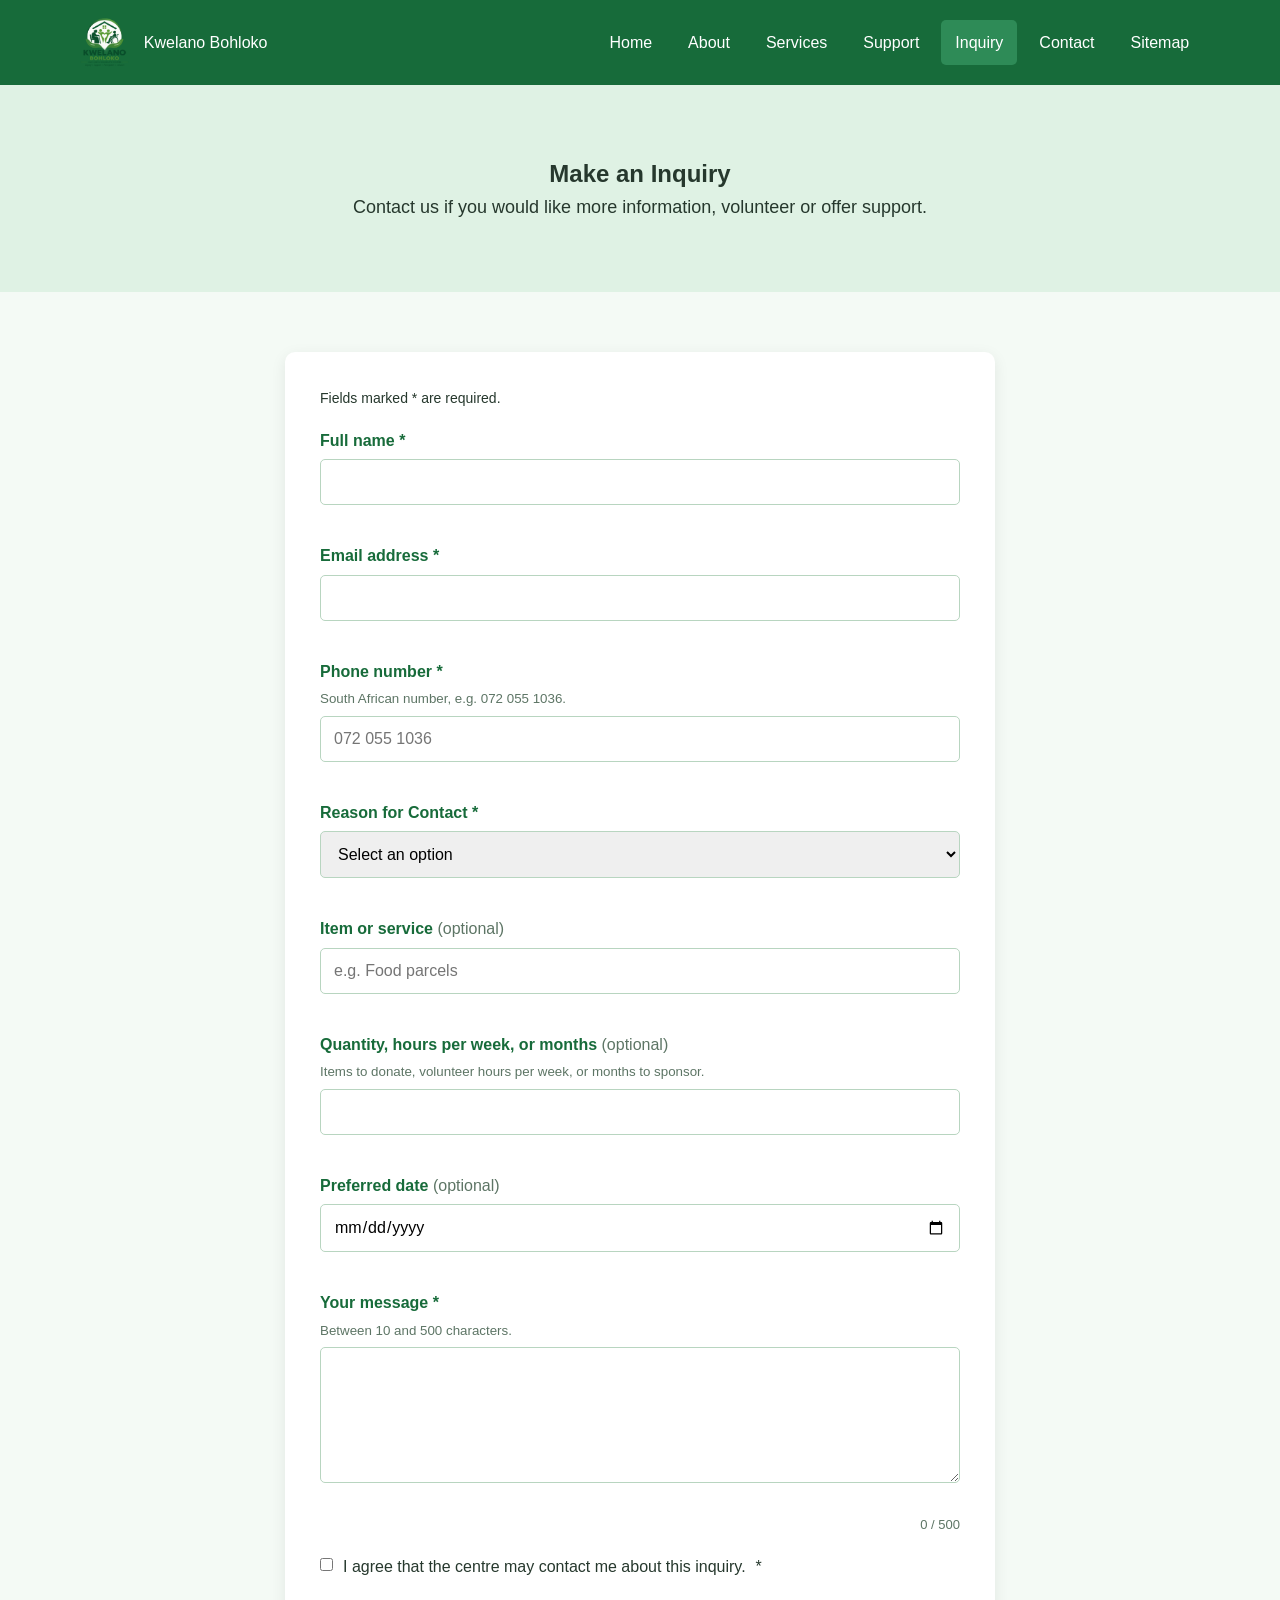
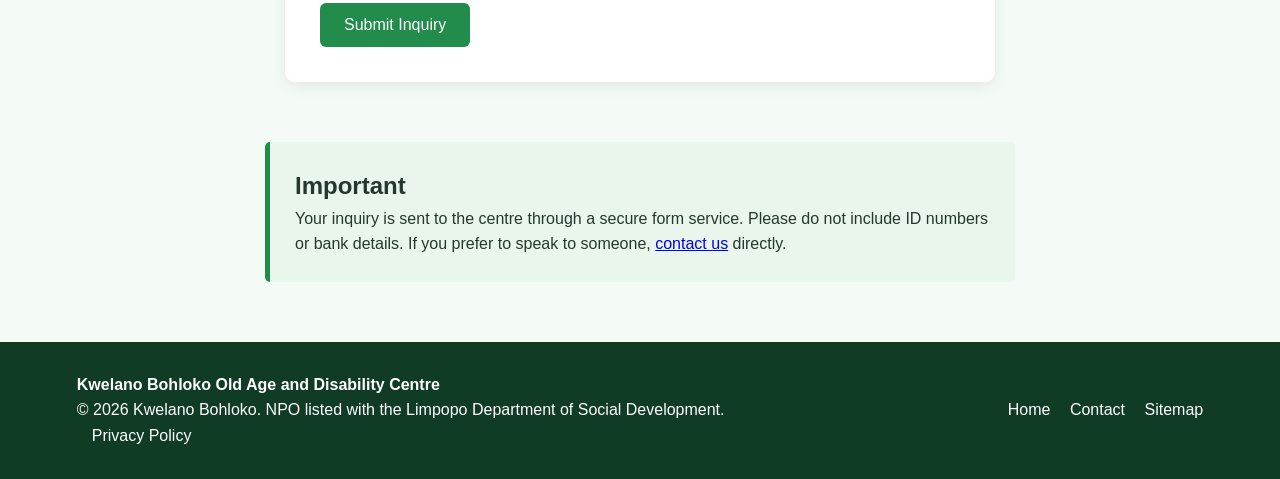
<file: Kwelano Bohloko web/inquiry.html>
<!DOCTYPE html>
<html lang="en-ZA">
<head>
  <meta charset="UTF-8">
  <meta name="viewport" content="width=device-width, initial-scale=1.0">
  <title>Make an Inquiry | Donate, Volunteer or Partner | Kwelano Bohloko</title>
  <meta name="description" content="Make an enquiry about donating, volunteering, sponsoring or partnering with Kwelano Bohloko in Mankweng, Polokwane. Get an instant reply on cost and availability.">
  <meta name="robots" content="index, follow">
  <link rel="canonical" href="https://kwelano-bohloko.netlify.app/inquiry.html">
  <meta property="og:type" content="website">
  <meta property="og:title" content="Make an Inquiry | Donate, Volunteer or Partner | Kwelano Bohloko">
  <meta property="og:description" content="Make an enquiry about donating, volunteering, sponsoring or partnering with Kwelano Bohloko in Mankweng, Polokwane. Get an instant reply on cost and availability.">
  <meta property="og:url" content="https://kwelano-bohloko.netlify.app/inquiry.html">
  <meta property="og:image" content="https://kwelano-bohloko.netlify.app/images/home.jpeg">
  <meta name="theme-color" content="#176b3a">
  <link rel="stylesheet" href="css/style.css">
</head>
<body>
<a class="skip-link" href="#main">Skip to main content</a>
<header>
  <div class="logo-area">
    <img src="images/logo.png" alt="Kwelano Bohloko logo" width="55" height="55">
    <span class="site-name">Kwelano Bohloko</span>
  </div>
  <nav aria-label="Main navigation">
    <a href="index.html">Home</a>
    <a href="about.html">About</a>
    <a href="services.html">Services</a>
    <a href="support.html">Support</a>
    <a href="inquiry.html" class="active" aria-current="page">Inquiry</a>
    <a href="contact.html">Contact</a>
    <a href="sitemap.html">Sitemap</a>
  </nav>
</header>

<main id="main">
  <section class="page-header">
    <h1>Make an Inquiry</h1>
    <p>Contact us if you would like more information, volunteer or offer support.</p>
  </section>

  <section class="form-section">
    <form id="enquiry-form" action="https://formspree.io/f/YOUR_FORM_ID" method="post" novalidate>
      <p class="form-note">Fields marked <span aria-hidden="true">*</span> are required.</p>

      <label for="name">Full name <span aria-hidden="true">*</span></label>
      <input type="text" id="name" name="name" data-rule="name" required aria-describedby="err-name" autocomplete="name">
      <span class="error" id="err-name" aria-live="polite"></span>

      <label for="email">Email address <span aria-hidden="true">*</span></label>
      <input type="email" id="email" name="email" data-rule="email" required aria-describedby="err-email" autocomplete="email" inputmode="email">
      <span class="error" id="err-email" aria-live="polite"></span>

      <label for="phone">Phone number <span aria-hidden="true">*</span></label>
      <small id="hint-phone">South African number, e.g. 072 055 1036.</small>
      <input type="tel" id="phone" name="phone" data-rule="phone" required aria-describedby="err-phone hint-phone" autocomplete="tel" inputmode="tel" placeholder="072 055 1036">
      <span class="error" id="err-phone" aria-live="polite"></span>

      <label for="type">Reason for Contact <span aria-hidden="true">*</span></label>
      <select id="type" name="type" data-rule="select" required aria-describedby="err-type">
        <option value="">Select an option</option>
        <option value="donation">Donation</option>
        <option value="volunteer">Volunteer</option>
        <option value="sponsor">Sponsorship or Partnership</option>
        <option value="services">Service Information</option>
        <option value="other">Other</option>
      </select>
      <span class="error" id="err-type" aria-live="polite"></span>

      <label for="item">Item or service <span class="optional">(optional)</span></label>
      <input type="text" id="item" name="item" aria-describedby="err-item" maxlength="60" placeholder="e.g. Food parcels">
      <span class="error" id="err-item" aria-live="polite"></span>

      <label for="quantity">Quantity, hours per week, or months <span class="optional">(optional)</span></label>
      <small id="hint-quantity">Items to donate, volunteer hours per week, or months to sponsor.</small>
      <input type="number" id="quantity" name="quantity" data-rule="optionalNumber" aria-describedby="err-quantity hint-quantity" min="1" max="1000" inputmode="numeric">
      <span class="error" id="err-quantity" aria-live="polite"></span>

      <label for="date">Preferred date <span class="optional">(optional)</span></label>
      <input type="date" id="date" name="date" data-rule="futureDate" aria-describedby="err-date">
      <span class="error" id="err-date" aria-live="polite"></span>

      <label for="message">Your message <span aria-hidden="true">*</span></label>
      <small id="hint-message">Between 10 and 500 characters.</small>
      <textarea rows="6" maxlength="500" id="message" name="message" data-rule="message" required aria-describedby="err-message hint-message"></textarea>
      <span class="error" id="err-message" aria-live="polite"></span>
      <p class="char-count" id="msg-count">0 / 500</p>

      <div class="hp" aria-hidden="true"><label for="website">Leave this empty</label><input type="text" id="website" name="website" tabindex="-1" autocomplete="off"></div>

      <label class="check"><input type="checkbox" id="consent" name="consent" data-rule="consent" required aria-describedby="err-consent"> I agree that the centre may contact me about this inquiry. <span aria-hidden="true">*</span></label>
      <span class="error" id="err-consent" aria-live="polite"></span>

      <p class="form-error" id="form-fail" role="alert" tabindex="-1" hidden>Sorry, we could not send your inquiry. Please try again or call 072 055 1036.</p>

      <button class="btn" type="submit">Submit Inquiry</button>
    </form>
    <div class="form-result" id="form-result" aria-live="polite" hidden></div>
  </section>

  <section class="notice">
    <h2>Important</h2>
    <p>
      Your inquiry is sent to the centre through a secure form service.
      Please do not include ID numbers or bank details. If you prefer to
      speak to someone, <a href="contact.html">contact us</a> directly.
    
    </p>
  </section>
</main>

<footer>

    <div>
        <strong>Kwelano Bohloko Old Age and Disability Centre</strong>
        <p>&copy; 2026 Kwelano Bohloko. NPO listed with the Limpopo Department of Social Development.</p>
        <p><a href="privacy.html">Privacy Policy</a></p>
    </div>

    <div>
        <a href="index.html">Home</a>
        <a href="contact.html">Contact</a>
        <a href="sitemap.html">Sitemap</a>
    </div>

</footer>
<script src="js/forms.js" defer></script>
<script src="js/script.js" defer></script>
</body>
</html>
</file>
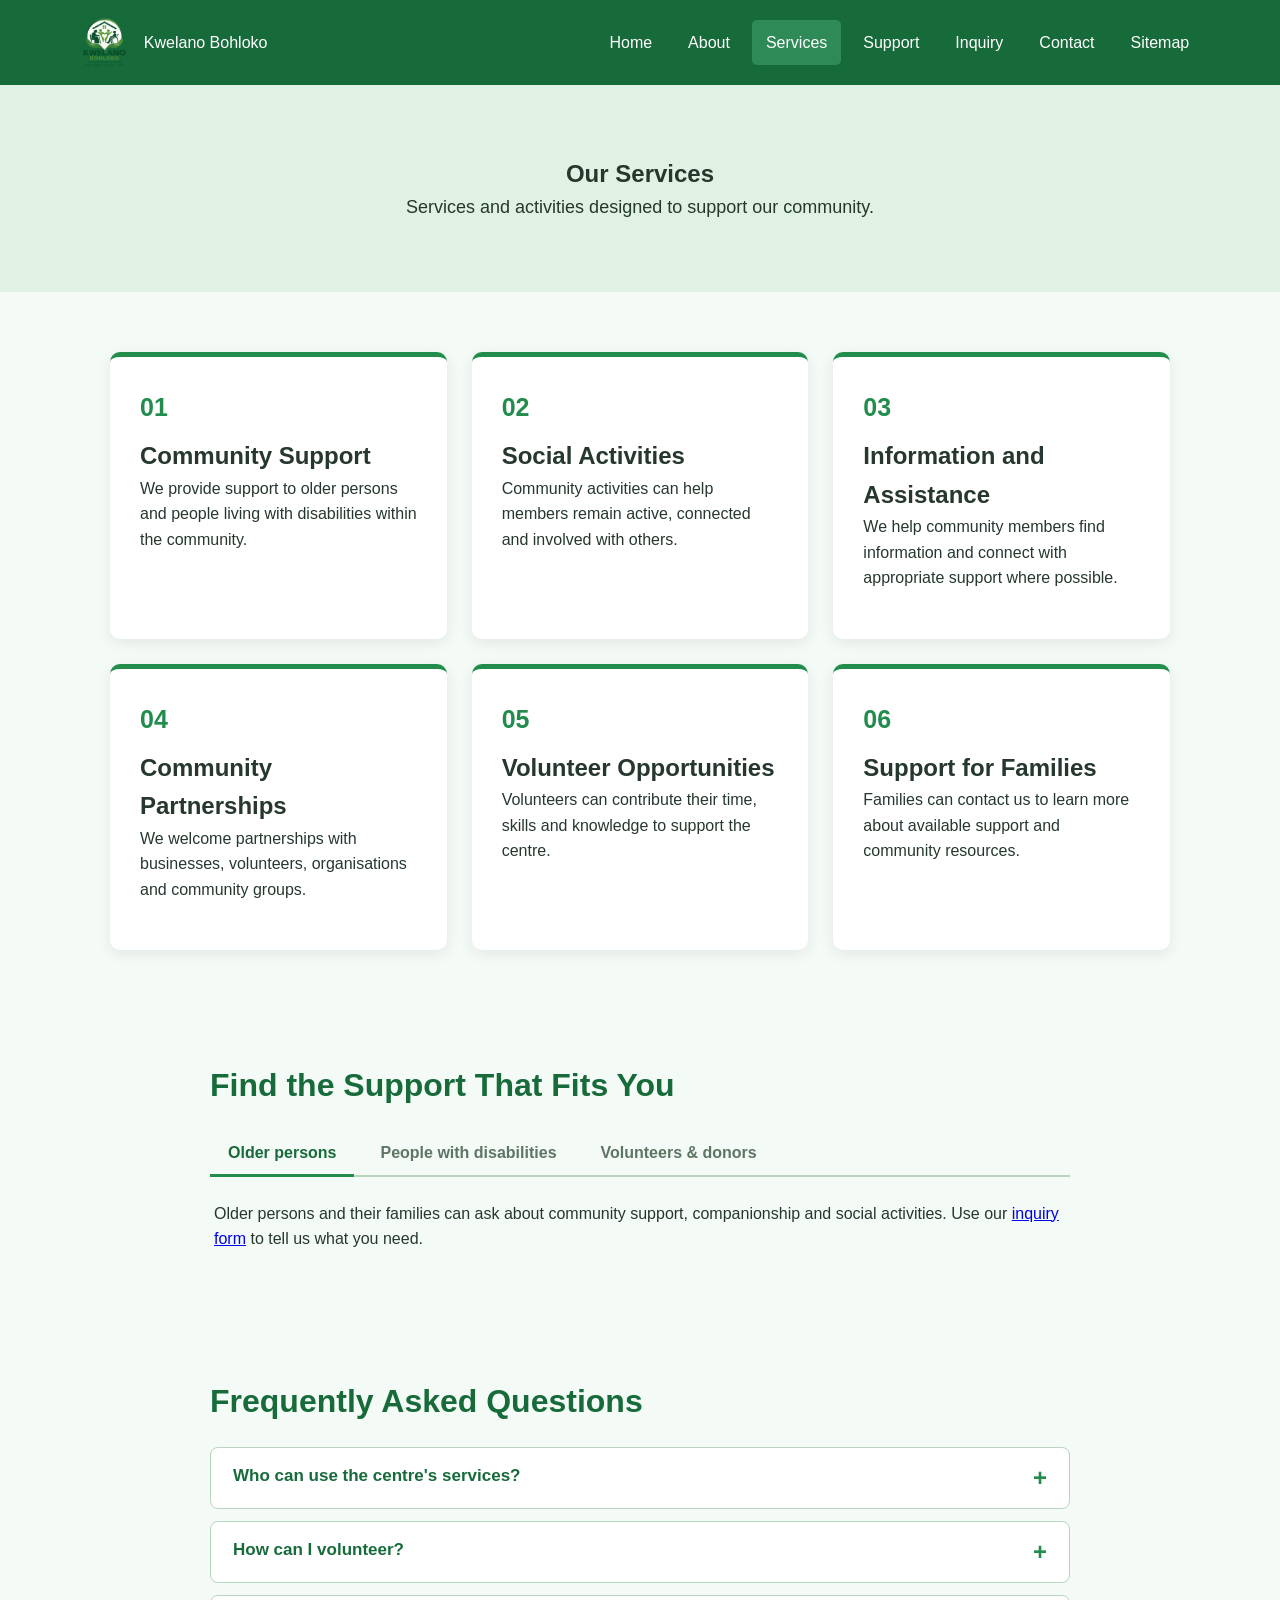
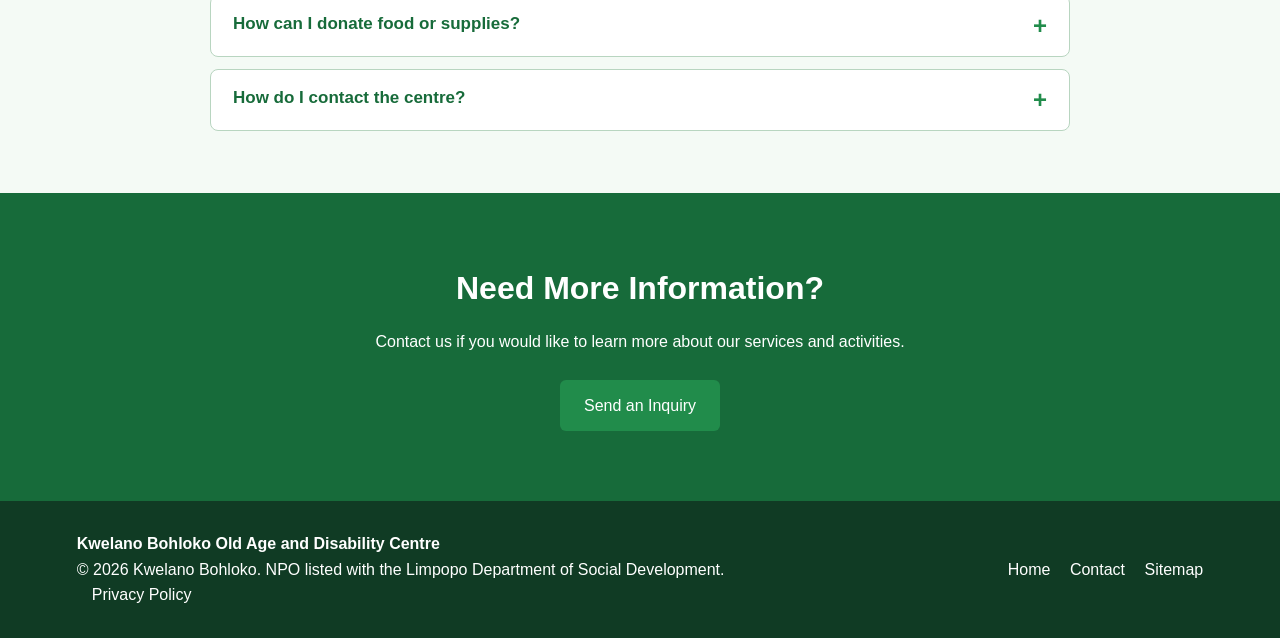
<file: Kwelano Bohloko web/services.html>
<!DOCTYPE html>
<html lang="en-ZA">

<head>

    <meta charset="UTF-8">

    <meta name="viewport"
          content="width=device-width, initial-scale=1.0">

    <title>Our Services | Kwelano Bohloko Care Centre, Polokwane</title>
    <meta name="description" content="Community support, social activities, information and family support for older persons and people with disabilities at Kwelano Bohloko in Mankweng.">
    <meta name="robots" content="index, follow">
    <link rel="canonical" href="https://kwelano-bohloko.netlify.app/services.html">

    <meta property="og:type" content="website">
    <meta property="og:title" content="Our Services | Kwelano Bohloko Care Centre, Polokwane">
    <meta property="og:description" content="Community support, activities and family support at Kwelano Bohloko in Mankweng, Polokwane.">
    <meta property="og:url" content="https://kwelano-bohloko.netlify.app/services.html">
    <meta property="og:image" content="https://kwelano-bohloko.netlify.app/images/home.jpeg">
    <meta name="theme-color" content="#176b3a">

    <link rel="stylesheet" href="css/style.css">

</head>


<body>

<a class="skip-link" href="#main">Skip to main content</a>

<header>

    <div class="logo-area">

        <img src="images/logo.png"
             alt="Kwelano Bohloko logo"
             width="55" height="55">

        <span class="site-name">Kwelano Bohloko</span>

    </div>


    <nav aria-label="Main navigation">

        <a href="index.html">Home</a>

        <a href="about.html">About</a>

        <a href="services.html"
           class="active" aria-current="page">Services</a>

        <a href="support.html">Support</a>

        <a href="inquiry.html">Inquiry</a>

        <a href="contact.html">Contact</a>

        <a href="sitemap.html">Sitemap</a>

    </nav>

</header>


<main id="main">

    <section class="page-header">

        <h1>Our Services</h1>

        <p>
            Services and activities designed to support our community.
        </p>

    </section>


    <section class="cards">

        <div class="card">

            <div class="card-icon">01</div>

            <h2>Community Support</h2>

            <p>
                We provide support to older persons and people living
                with disabilities within the community.
            </p>

        </div>


        <div class="card">

            <div class="card-icon">02</div>

            <h2>Social Activities</h2>

            <p>
                Community activities can help members remain active,
                connected and involved with others.
            </p>

        </div>


        <div class="card">

            <div class="card-icon">03</div>

            <h2>Information and Assistance</h2>

            <p>
                We help community members find information and connect
                with appropriate support where possible.
            </p>

        </div>


        <div class="card">

            <div class="card-icon">04</div>

            <h2>Community Partnerships</h2>

            <p>
                We welcome partnerships with businesses, volunteers,
                organisations and community groups.
            </p>

        </div>


        <div class="card">

            <div class="card-icon">05</div>

            <h2>Volunteer Opportunities</h2>

            <p>
                Volunteers can contribute their time, skills and
                knowledge to support the centre.
            </p>

        </div>


        <div class="card">

            <div class="card-icon">06</div>

            <h2>Support for Families</h2>

            <p>
                Families can contact us to learn more about available
                support and community resources.
            </p>

        </div>

    </section>


    <!-- TABS (2.1 Interactive elements) -->
    <section class="interactive">

        <h2>Find the Support That Fits You</h2>

        <div class="tabs">

            <div role="tablist" aria-label="Choose who the support is for">
                <button role="tab" id="tab1" aria-selected="true" aria-controls="panel1">Older persons</button>
                <button role="tab" id="tab2" aria-selected="false" tabindex="-1" aria-controls="panel2">People with disabilities</button>
                <button role="tab" id="tab3" aria-selected="false" tabindex="-1" aria-controls="panel3">Volunteers &amp; donors</button>
            </div>

            <div class="tabpanel" id="panel1" role="tabpanel" aria-labelledby="tab1">
                <p>
                    Older persons and their families can ask about community support,
                    companionship and social activities. Use our
                    <a href="inquiry.html">inquiry form</a> to tell us what you need.
                </p>
            </div>

            <div class="tabpanel" id="panel2" role="tabpanel" aria-labelledby="tab2" hidden>
                <p>
                    People living with disabilities and their carers are welcome to ask about
                    inclusion, information and assistance. Our team will explain what is
                    available. <a href="contact.html">Contact the centre</a> to start the conversation.
                </p>
            </div>

            <div class="tabpanel" id="panel3" role="tabpanel" aria-labelledby="tab3" hidden>
                <p>
                    Volunteers and donors can give time, skills, food, supplies or equipment.
                    See the <a href="support.html">items the centre needs</a>, or
                    <a href="inquiry.html">make an inquiry</a> to offer your help.
                </p>
            </div>

        </div>

    </section>


    <!-- FAQ ACCORDION (2.1 Interactive elements) -->
    <section class="interactive">

        <h2>Frequently Asked Questions</h2>

        <div class="accordion">

            <div class="acc-item">
                <h3><button class="acc-btn" aria-expanded="false" aria-controls="a1">Who can use the centre's services?</button></h3>
                <div class="acc-panel" id="a1">
                    <p>The centre supports older persons and people living with disabilities in the community, and their families. <a href="about.html">Read more about us</a>.</p>
                </div>
            </div>

            <div class="acc-item">
                <h3><button class="acc-btn" aria-expanded="false" aria-controls="a2">How can I volunteer?</button></h3>
                <div class="acc-panel" id="a2">
                    <p>Choose "Volunteer my time" on the <a href="inquiry.html">inquiry form</a> and tell us your availability. A coordinator will contact you.</p>
                </div>
            </div>

            <div class="acc-item">
                <h3><button class="acc-btn" aria-expanded="false" aria-controls="a3">How can I donate food or supplies?</button></h3>
                <div class="acc-panel" id="a3">
                    <p>Visit our <a href="support.html">Support page</a> to see what is needed, then use the "Offer this" button to let us know what you would like to give.</p>
                </div>
            </div>

            <div class="acc-item">
                <h3><button class="acc-btn" aria-expanded="false" aria-controls="a4">How do I contact the centre?</button></h3>
                <div class="acc-panel" id="a4">
                    <p>Call 072 055 1036 or 076 531 2460, email kboadc1712@gmail.com, or use the <a href="contact.html">contact form</a>.</p>
                </div>
            </div>

        </div>

    </section>


    <section class="call-action">

        <h2>Need More Information?</h2>

        <p>
            Contact us if you would like to learn more about our
            services and activities.
        </p>

        <a href="inquiry.html"
           class="btn">
            Send an Inquiry
        </a>

    </section>

</main>


<footer>

    <div>
        <strong>Kwelano Bohloko Old Age and Disability Centre</strong>
        <p>&copy; 2026 Kwelano Bohloko. NPO listed with the Limpopo Department of Social Development.</p>
        <p><a href="privacy.html">Privacy Policy</a></p>
    </div>

    <div>

        <a href="index.html">Home</a>

        <a href="contact.html">Contact</a>

        <a href="sitemap.html">Sitemap</a>

    </div>

</footer>

<script src="js/script.js" defer></script>
</body>

</html>
</file>
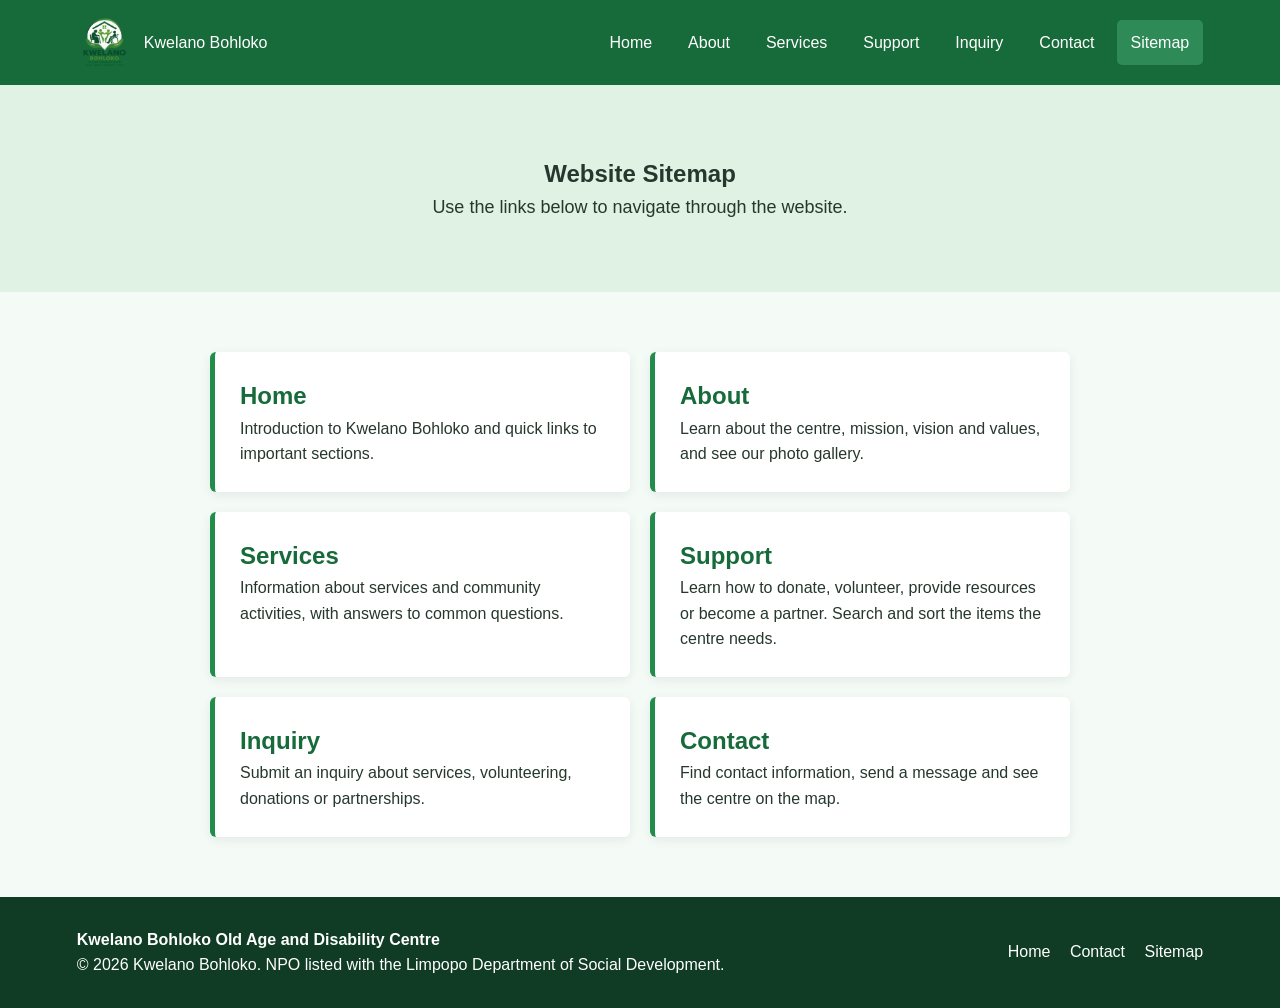
<file: Kwelano Bohloko web/sitemap.html>
<!DOCTYPE html>
<html lang="en-ZA">

<head>

    <meta charset="UTF-8">

    <meta name="viewport"
          content="width=device-width, initial-scale=1.0">

    <title>Site Map | Kwelano Bohloko</title>
    <meta name="description" content="Find every page of the Kwelano Bohloko website, from services and support items to the inquiry form and contact details.">
    <meta name="robots" content="index, follow">
    <link rel="canonical" href="https://kwelano-bohloko.netlify.app/sitemap.html">

    <meta property="og:type" content="website">
    <meta property="og:title" content="Site Map | Kwelano Bohloko">
    <meta property="og:description" content="All pages of the Kwelano Bohloko Old Age and Disability Centre website.">
    <meta property="og:url" content="https://kwelano-bohloko.netlify.app/sitemap.html">
    <meta property="og:image" content="https://kwelano-bohloko.netlify.app/images/home.jpeg">
    <meta name="theme-color" content="#176b3a">

    <link rel="stylesheet" href="css/style.css">

</head>


<body>

<a class="skip-link" href="#main">Skip to main content</a>

<header>

    <div class="logo-area">

        <img src="images/logo.png"
             alt="Kwelano Bohloko logo"
             width="55" height="55">

        <span class="site-name">Kwelano Bohloko</span>

    </div>


    <nav aria-label="Main navigation">

        <a href="index.html">Home</a>

        <a href="about.html">About</a>

        <a href="services.html">Services</a>

        <a href="support.html">Support</a>

        <a href="inquiry.html">Inquiry</a>

        <a href="contact.html">Contact</a>

        <a href="sitemap.html"
           class="active" aria-current="page">Sitemap</a>

    </nav>

</header>


<main id="main">

    <section class="page-header">

        <h1>Website Sitemap</h1>

        <p>
            Use the links below to navigate through the website.
        </p>

    </section>


    <section class="sitemap">

        <div class="sitemap-item">

            <h2>
                <a href="index.html">Home</a>
            </h2>

            <p>
                Introduction to Kwelano Bohloko and
                quick links to important sections.
            </p>

        </div>


        <div class="sitemap-item">

            <h2>
                <a href="about.html">About</a>
            </h2>

            <p>
                Learn about the centre, mission,
                vision and values, and see our photo gallery.
            </p>

        </div>


        <div class="sitemap-item">

            <h2>
                <a href="services.html">Services</a>
            </h2>

            <p>
                Information about services and
                community activities, with answers to common questions.
            </p>

        </div>


        <div class="sitemap-item">

            <h2>
                <a href="support.html">Support</a>
            </h2>

            <p>
                Learn how to donate, volunteer,
                provide resources or become a partner.
                Search and sort the items the centre needs.
            </p>

        </div>


        <div class="sitemap-item">

            <h2>
                <a href="inquiry.html">Inquiry</a>
            </h2>

            <p>
                Submit an inquiry about services,
                volunteering, donations or partnerships.
            </p>

        </div>


        <div class="sitemap-item">

            <h2>
                <a href="contact.html">Contact</a>
            </h2>

            <p>
                Find contact information, send a message
                and see the centre on the map.
            </p>

        </div>

    </section>

</main>


<footer>

    <div>
        <strong>Kwelano Bohloko Old Age and Disability Centre</strong>
        <p>&copy; 2026 Kwelano Bohloko. NPO listed with the Limpopo Department of Social Development.</p>
    </div>

    <div>

        <a href="index.html">Home</a>

        <a href="contact.html">Contact</a>

        <a href="sitemap.html">Sitemap</a>

    </div>

</footer>

<script src="js/script.js" defer></script>
</body>

</html>
</file>
<file: Kwelano Bohloko web/css/style.css>
/* ==============================
   GENERAL SETTINGS
   ============================== */

* {
    box-sizing: border-box;
    margin: 0;
    padding: 0;
}

body {
    font-family: Arial, Helvetica, sans-serif;
    background-color: #f4faf5;
    color: #26382d;
    line-height: 1.6;
}


/* ==============================
   HEADER
   ============================== */

header {
    background-color: #176b3a;
    color: white;

    display: flex;
    justify-content: space-between;
    align-items: center;

    padding: 15px 6%;

    flex-wrap: wrap;

    box-shadow: 0 3px 10px rgba(0, 0, 0, 0.12);
}


.logo-area {
    display: flex;
    align-items: center;
    gap: 12px;
}


.logo-area img {
    width: 55px;
    height: 55px;
    object-fit: contain;
}


.logo-area h1 {
    font-size: 24px;
    color: white;
}


/* ==============================
   NAVIGATION
   ============================== */

nav {
    display: flex;
    gap: 8px;
    flex-wrap: wrap;
}


nav a {
    color: white;

    text-decoration: none;

    padding: 10px 14px;

    border-radius: 5px;

    transition: 0.3s;
}


nav a:hover,
nav a.active {
    background-color: #2e8b57;
}


/* ==============================
   HOME HERO
   ============================== */

.hero {

    min-height: 600px;

    position: relative;

    display: flex;

    align-items: center;

    justify-content: center;

    text-align: center;

    padding: 80px 20px;

    /* YOUR HOME PAGE PICTURE */
    background-image: url("../images/home.JPEG");

    background-size: cover;

    background-position: center;

    background-repeat: no-repeat;
}


/* Dark green layer over picture */

.hero-overlay {

    position: absolute;

    top: 0;
    left: 0;

    width: 100%;
    height: 100%;

    background-color: rgba(10, 70, 35, 0.65);
}


/* Content appears above image */

.hero-content {

    position: relative;

    z-index: 2;

    max-width: 900px;

    color: white;
}


.eyebrow {

    font-size: 15px;

    font-weight: bold;

    letter-spacing: 3px;

    margin-bottom: 15px;

    color: #c9f0d2;
}


.hero-content h2 {

    font-size: 65px;

    color: white;

    margin-bottom: 15px;

    text-shadow:
        2px 2px 5px rgba(0, 0, 0, 0.5);
}


.hero-content h3 {

    font-size: 28px;

    margin-bottom: 20px;

    color: white;
}


.hero-content p {

    font-size: 20px;

    max-width: 750px;

    margin: 0 auto 30px;
}


/* ==============================
   BUTTONS
   ============================== */

.btn {

    display: inline-block;

    background-color: #218c4b;

    color: white;

    text-decoration: none;

    border: none;

    padding: 13px 24px;

    border-radius: 6px;

    font-size: 16px;

    cursor: pointer;

    transition: 0.3s;
}


.btn:hover {

    background-color: #12582f;

    transform: translateY(-2px);
}


.btn.secondary {

    background-color: #ffffff;

    color: #176b3a;
}


.btn.secondary:hover {

    background-color: #dff2e4;
}


.hero-buttons {

    display: flex;

    justify-content: center;

    gap: 12px;

    flex-wrap: wrap;
}


/* ==============================
   WELCOME SECTION
   ============================== */

.welcome {

    max-width: 900px;

    margin: auto;

    padding: 70px 20px;

    text-align: center;
}


.welcome h2 {

    color: #176b3a;

    font-size: 34px;

    margin-bottom: 20px;
}


.welcome p {

    margin-bottom: 15px;

    font-size: 17px;
}


/* ==============================
   PAGE HEADER
   ============================== */

.page-header {

    text-align: center;

    padding: 70px 20px;

    background-color: #dff2e4;
}


.page-header h2 {

    font-size: 40px;

    color: #176b3a;

    margin-bottom: 10px;
}


.page-header p {

    font-size: 18px;
}


/* ==============================
   CARDS
   ============================== */

.cards {

    max-width: 1100px;

    margin: auto;

    padding: 60px 20px;

    display: grid;

    grid-template-columns:
        repeat(3, 1fr);

    gap: 25px;
}


.card {

    background-color: white;

    padding: 30px;

    border-radius: 10px;

    box-shadow:
        0 4px 15px rgba(0, 0, 0, 0.08);

    border-top: 5px solid #218c4b;

    transition: 0.3s;
}


.card:hover {

    transform: translateY(-5px);

    box-shadow:
        0 8px 20px rgba(0, 0, 0, 0.12);
}


.card h3 {

    color: #176b3a;

    font-size: 23px;

    margin-bottom: 12px;
}


.card p {

    margin-bottom: 18px;
}


.card a {

    color: #218c4b;

    font-weight: bold;

    text-decoration: none;
}


.card a:hover {

    text-decoration: underline;
}


.card-icon {

    font-size: 25px;

    font-weight: bold;

    color: #218c4b;

    margin-bottom: 10px;
}


/* ==============================
   ABOUT SECTION
   ============================== */

.about-section {

    max-width: 1100px;

    margin: auto;

    padding: 70px 20px;

    display: grid;

    grid-template-columns: 1fr 1fr;

    gap: 45px;

    align-items: center;
}


.about-image img {

    width: 100%;

    height: 350px;

    object-fit: cover;

    border-radius: 12px;
}


.about-text h2 {

    color: #176b3a;

    font-size: 32px;

    margin-bottom: 20px;
}


.about-text p {

    margin-bottom: 15px;
}


/* ==============================
   CALL TO ACTION
   ============================== */

.call-action {

    text-align: center;

    padding: 70px 20px;

    background-color: #176b3a;

    color: white;
}


.call-action h2 {

    font-size: 32px;

    margin-bottom: 15px;
}


.call-action p {

    max-width: 700px;

    margin: 0 auto 25px;
}


/* ==============================
   SUPPORT MESSAGE
   ============================== */

.support-message {

    max-width: 900px;

    margin: 20px auto 70px;

    padding: 45px 25px;

    text-align: center;

    background-color: #dff2e4;

    border-radius: 10px;
}


.support-message h2 {

    color: #176b3a;

    margin-bottom: 15px;
}


/* ==============================
   FORM
   ============================== */

.form-section {

    max-width: 750px;

    margin: auto;

    padding: 60px 20px;
}


form {

    background-color: white;

    padding: 35px;

    border-radius: 10px;

    box-shadow:
        0 4px 15px rgba(0, 0, 0, 0.08);
}


label {

    display: block;

    font-weight: bold;

    margin-bottom: 6px;

    color: #176b3a;
}


input,
select,
textarea {

    width: 100%;

    padding: 13px;

    margin-bottom: 20px;

    border: 1px solid #b8d5c0;

    border-radius: 5px;

    font-family: inherit;

    font-size: 16px;
}


input:focus,
select:focus,
textarea:focus {

    outline: none;

    border-color: #218c4b;

    box-shadow:
        0 0 0 2px rgba(33, 140, 75, 0.2);
}


textarea {

    resize: vertical;
}


button {

    font-family: inherit;
}


/* ==============================
   NOTICE
   ============================== */

.notice {

    max-width: 750px;

    margin: 0 auto 60px;

    padding: 25px;

    background-color: #e8f6eb;

    border-left: 5px solid #218c4b;

    border-radius: 5px;
}


.notice h3 {

    color: #176b3a;

    margin-bottom: 8px;
}


/* ==============================
   CONTACT
   ============================== */

.contact-grid {

    max-width: 1100px;

    margin: auto;

    padding: 60px 20px;

    display: grid;

    grid-template-columns:
        repeat(3, 1fr);

    gap: 25px;
}


.contact-card {

    background-color: white;

    padding: 30px;

    text-align: center;

    border-radius: 10px;

    box-shadow:
        0 4px 15px rgba(0, 0, 0, 0.08);
}


.contact-card h3 {

    color: #176b3a;

    font-size: 24px;

    margin-bottom: 15px;
}


.contact-card a {

    display: inline-block;

    margin-top: 15px;

    color: #218c4b;

    font-weight: bold;

    text-decoration: none;
}


.contact-bottom {

    text-align: center;

    padding: 60px 20px;

    background-color: #dff2e4;
}


.contact-bottom h2 {

    color: #176b3a;

    margin-bottom: 10px;
}


.contact-bottom p {

    margin-bottom: 20px;
}


/* ==============================
   SITEMAP
   ============================== */

.sitemap {

    max-width: 900px;

    margin: auto;

    padding: 60px 20px;

    display: grid;

    grid-template-columns:
        repeat(2, 1fr);

    gap: 20px;
}


.sitemap-item {

    background-color: white;

    padding: 25px;

    border-left: 5px solid #218c4b;

    border-radius: 6px;

    box-shadow:
        0 3px 12px rgba(0, 0, 0, 0.07);
}


.sitemap-item h3 {

    margin-bottom: 8px;
}


.sitemap-item a {

    color: #176b3a;

    text-decoration: none;
}


.sitemap-item a:hover {

    text-decoration: underline;
}


/* ==============================
   FOOTER
   ============================== */

footer {

    background-color: #103b24;

    color: white;

    padding: 30px 6%;

    display: flex;

    justify-content: space-between;

    align-items: center;

    gap: 20px;

    flex-wrap: wrap;
}


footer a {

    color: white;

    text-decoration: none;

    margin-left: 15px;
}


footer a:hover {

    color: #8ed39e;
}


/* ==============================
   RESPONSIVE DESIGN
   ============================== */

@media (max-width: 900px) {

    header {

        justify-content: center;

        gap: 15px;
    }


    nav {

        justify-content: center;
    }


    .hero {

        min-height: 550px;
    }


    .hero-content h2 {

        font-size: 48px;
    }


    .hero-content h3 {

        font-size: 23px;
    }


    .cards {

        grid-template-columns:
            repeat(2, 1fr);
    }


    .about-section {

        grid-template-columns: 1fr;
    }


    .contact-grid {

        grid-template-columns:
            repeat(2, 1fr);
    }

}


@media (max-width: 600px) {

    .logo-area h1 {

        font-size: 20px;
    }


    nav {

        flex-direction: column;

        width: 100%;

        text-align: center;
    }


    nav a {

        width: 100%;
    }


    .hero {

        min-height: 600px;

        padding: 40px 20px;
    }


    .hero-content h2 {

        font-size: 40px;
    }


    .hero-content h3 {

        font-size: 20px;
    }


    .hero-content p {

        font-size: 17px;
    }


    .cards {

        grid-template-columns: 1fr;
    }


    .contact-grid {

        grid-template-columns: 1fr;
    }


    .sitemap {

        grid-template-columns: 1fr;
    }


    form {

        padding: 25px 20px;
    }


    footer {

        text-align: center;

        justify-content: center;
    }


    footer a {

        display: inline-block;

        margin: 5px;
    }

}
/* ==============================
   PART 3 - INTERACTIVE ELEMENTS (2.1)
   Paste at the END of your style.css
   ============================== */

@keyframes fadeIn {
    from { opacity: 0; }
    to   { opacity: 1; }
}

@keyframes popIn {
    from { opacity: 0; transform: scale(0.94); }
    to   { opacity: 1; transform: none; }
}


/* ---------- Wrapper for interactive sections ---------- */

.interactive {
    max-width: 900px;
    margin: auto;
    padding: 50px 20px;
}

.interactive h2 {
    color: #176b3a;
    font-size: 32px;
    margin-bottom: 20px;
}

.interactive > p {
    margin-bottom: 20px;
}


/* ---------- Scroll-reveal animation ---------- */

.rv {
    opacity: 0;
    transform: translateY(18px);
    transition: opacity 0.6s ease, transform 0.6s ease;
}

.rv.in {
    opacity: 1;
    transform: none;
    transition: opacity 0.6s ease, transform 0.3s ease, box-shadow 0.3s ease;
}

/* keeps your card hover lift working after the reveal */
.card.in:hover,
.contact-card.in:hover {
    transform: translateY(-5px);
}


/* ---------- Tabs ---------- */

[role="tablist"] {
    display: flex;
    flex-wrap: wrap;
    gap: 8px;
    border-bottom: 2px solid #b8d5c0;
}

[role="tab"] {
    font-size: 16px;
    font-weight: bold;
    padding: 12px 18px;
    border: none;
    background: none;
    color: #5d7565;
    cursor: pointer;
    border-bottom: 3px solid transparent;
    margin-bottom: -2px;
    transition: color 0.3s, border-color 0.3s;
}

[role="tab"]:hover {
    color: #176b3a;
}

[role="tab"][aria-selected="true"] {
    color: #176b3a;
    border-bottom-color: #218c4b;
}

.tabpanel {
    padding: 24px 4px;
}

.tabpanel:not([hidden]) {
    animation: fadeIn 0.35s;
}


/* ---------- Accordion ---------- */

.acc-item {
    background-color: white;
    border: 1px solid #b8d5c0;
    border-radius: 8px;
    margin-bottom: 12px;
    overflow: hidden;
}

.acc-item h3 {
    margin: 0;
}

.acc-btn {
    width: 100%;
    text-align: left;
    font-size: 17px;
    font-weight: bold;
    padding: 18px 22px;
    border: none;
    background: none;
    color: #176b3a;
    cursor: pointer;
    display: flex;
    justify-content: space-between;
    gap: 12px;
}

.acc-btn:hover {
    background-color: #e8f6eb;
}

.acc-btn::after {
    content: "+";
    color: #218c4b;
    font-size: 24px;
    line-height: 1;
    transition: transform 0.3s;
}

.acc-btn[aria-expanded="true"]::after {
    transform: rotate(45deg);
}

.acc-panel {
    max-height: 0;
    overflow: hidden;
    transition: max-height 0.35s ease;
}

.acc-panel p {
    padding: 0 22px 20px;
}


/* ---------- Overlays: product modal + lightbox ---------- */

.overlay {
    position: fixed;
    top: 0;
    left: 0;
    width: 100%;
    height: 100%;
    background-color: rgba(10, 40, 22, 0.85);
    display: none;
    place-items: center;
    z-index: 2000;
    padding: 20px;
}

.overlay.open {
    display: grid;
    animation: fadeIn 0.25s;
}

.modal-box {
    background-color: white;
    border-radius: 10px;
    padding: 34px;
    max-width: 480px;
    width: 100%;
    position: relative;
    border-top: 5px solid #218c4b;
    animation: popIn 0.25s;
}

.modal-box h2 {
    color: #176b3a;
    margin-bottom: 12px;
}

.modal-box p {
    margin-bottom: 20px;
}

.x {
    position: absolute;
    top: 8px;
    right: 14px;
    border: none;
    background: none;
    font-size: 32px;
    line-height: 1;
    cursor: pointer;
    color: #5d7565;
}

.x:hover {
    color: #176b3a;
}


/* ---------- Product cards: Details button + search ---------- */

.product .btn.secondary {
    background-color: #e8f6eb;
    border: 1px solid #218c4b;
    padding: 8px 16px;
    font-size: 14px;
    margin-left: 12px;
}

.product .btn.secondary:hover {
    background-color: #dff2e4;
}

.search {
    display: block;
    max-width: 420px;
    margin: 0 auto 10px;
}

.search-note {
    text-align: center;
    font-weight: bold;
    color: #176b3a;
}


/* ---------- Gallery + lightbox ---------- */

.gallery {
    display: grid;
    grid-template-columns: repeat(3, 1fr);
    gap: 16px;
}

.gallery button {
    padding: 0;
    border: none;
    border-radius: 10px;
    overflow: hidden;
    cursor: pointer;
    background: none;
    box-shadow: 0 4px 15px rgba(0, 0, 0, 0.08);
}

.gallery img {
    display: block;
    width: 100%;
    height: 200px;
    object-fit: cover;
    transition: transform 0.4s;
}

.gallery button:hover img {
    transform: scale(1.06);
}

.lb {
    position: relative;
    text-align: center;
    color: white;
    max-width: 900px;
    width: 100%;
}

.lb img {
    max-width: 100%;
    max-height: 70vh;
    border-radius: 10px;
}

.lb .x {
    color: white;
    top: -10px;
    right: 0;
}

.lb p {
    margin-top: 10px;
}

.lb-nav {
    display: flex;
    justify-content: center;
    gap: 12px;
    margin-top: 14px;
}


/* ---------- Map ---------- */

#map {
    height: 380px;
    border-radius: 10px;
    border: 1px solid #b8d5c0;
    margin-top: 10px;
}


.map-credit {
    font-size: 13px;
    color: #5d7565;
    margin-top: 8px;
}


/* ---------- Responsive ---------- */

@media (max-width: 900px) {
    .gallery {
        grid-template-columns: repeat(2, 1fr);
    }
}

@media (max-width: 600px) {
    .gallery {
        grid-template-columns: 1fr;
    }

    .product .btn.secondary {
        margin: 10px 0 0;
    }
}


/* ---------- Respect "reduce motion" settings ---------- */

@media (prefers-reduced-motion: reduce) {
    * {
        animation: none !important;
        transition: none !important;
    }

    .rv {
        opacity: 1;
        transform: none;
    }
}


/* ==============================
   PART 3 - FORMS, SEO HEADINGS, PRODUCTS (append after the block above)
   ============================== */

/* Accessibility helpers */
.skip-link {
    position: absolute;
    left: -9999px;
    top: 0;
    background: white;
    color: #176b3a;
    padding: 10px 16px;
    z-index: 3000;
}

.skip-link:focus {
    left: 10px;
}

.sr-only {
    position: absolute;
    width: 1px;
    height: 1px;
    overflow: hidden;
    clip: rect(0, 0, 0, 0);
}

.section-title {
    color: #176b3a;
    text-align: center;
    margin-bottom: 20px;
}

/* Form messages and states */
.form-note {
    margin-bottom: 18px;
    font-size: 14px;
}

form small {
    display: block;
    margin: -2px 0 6px;
    color: #5d7565;
}

.optional {
    font-weight: normal;
    color: #5d7565;
}

.error {
    display: block;
    min-height: 20px;
    margin: -14px 0 12px;
    color: #b3261e;
    font-size: 14px;
}

input.invalid,
select.invalid,
textarea.invalid {
    border-color: #b3261e;
    background-color: #fff6f5;
}

.char-count {
    text-align: right;
    font-size: 13px;
    color: #5d7565;
    margin: -14px 0 18px;
}

.check {
    display: flex;
    gap: 10px;
    align-items: flex-start;
    font-weight: normal;
    color: #26382d;
}

.check input {
    width: auto;
    margin: 4px 0 0;
}

.hp {
    position: absolute;
    left: -9999px;
}

.form-error {
    background-color: #fff6f5;
    border-left: 5px solid #b3261e;
    padding: 12px 15px;
    margin-bottom: 18px;
    border-radius: 5px;
}

.form-result {
    background-color: #e8f6eb;
    border-left: 5px solid #218c4b;
    border-radius: 10px;
    padding: 30px;
    box-shadow: 0 4px 15px rgba(0, 0, 0, 0.08);
}

.form-result h2 {
    color: #176b3a;
    margin-bottom: 12px;
}

.form-result p {
    margin-bottom: 12px;
}

.form-result .btn {
    margin-top: 10px;
}

.email-preview {
    background-color: white;
    border: 1px solid #b8d5c0;
    border-radius: 6px;
    padding: 15px;
    margin: 10px 0 18px;
    white-space: pre-wrap;
    font-family: inherit;
}

/* Products page controls */
.controls {
    padding-bottom: 0;
}

.control-row {
    display: flex;
    gap: 20px;
    flex-wrap: wrap;
    justify-content: center;
}

.control-row > div {
    min-width: 200px;
}

.tag {
    display: inline-block;
    background-color: #dff2e4;
    color: #176b3a;
    font-size: 13px;
    font-weight: bold;
    padding: 3px 10px;
    border-radius: 20px;
    margin-bottom: 10px;
}


/* Support page: card buttons (keeps your small-btn class) */
.card a.small-btn {
    display: inline-block;
    background-color: #218c4b;
    color: white;
    padding: 10px 20px;
    border-radius: 6px;
    text-decoration: none;
    transition: 0.3s;
}

.card a.small-btn:hover {
    background-color: #12582f;
    text-decoration: none;
    transform: translateY(-2px);
}
</file>
